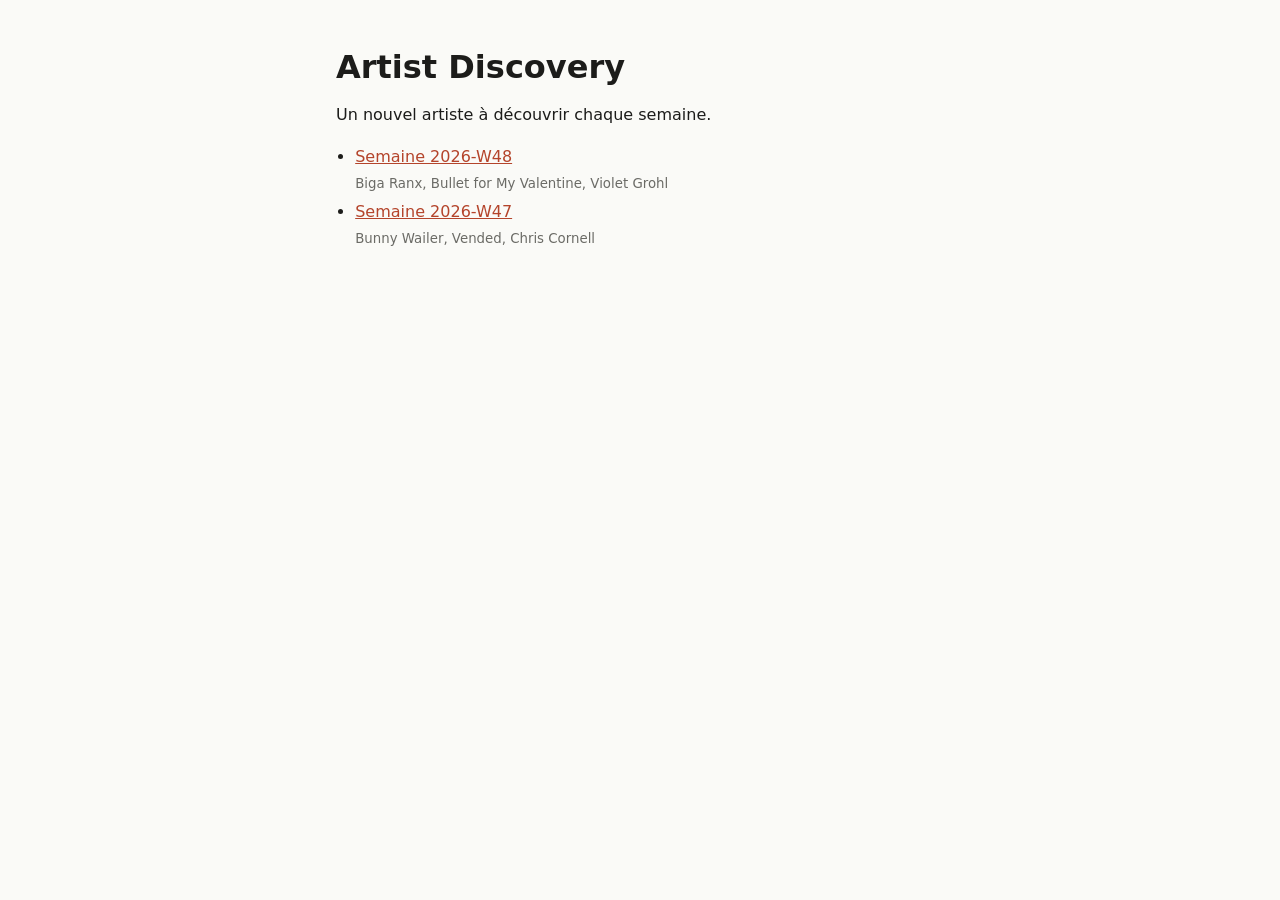
<file: docs/index.html>
<!DOCTYPE html>
<html lang="fr">
<head>
  <meta charset="utf-8">
  <meta name="viewport" content="width=device-width, initial-scale=1">
  <title>Artist Discovery</title>
    <link rel="stylesheet" href="style.css">
</head>
<body>
  <h1>Artist Discovery</h1>
  <p>Un nouvel artiste à découvrir chaque semaine.</p>

  
  <ul>
    
    <li>
      <a href="semaines/2026-W48.html">Semaine 2026-W48</a><br>
      <small>Biga Ranx, Bullet for My Valentine, Violet Grohl</small>
    </li>
    
    <li>
      <a href="semaines/2026-W47.html">Semaine 2026-W47</a><br>
      <small>Bunny Wailer, Vended, Chris Cornell</small>
    </li>
    
  </ul>
  
</body>
</html>
</file>
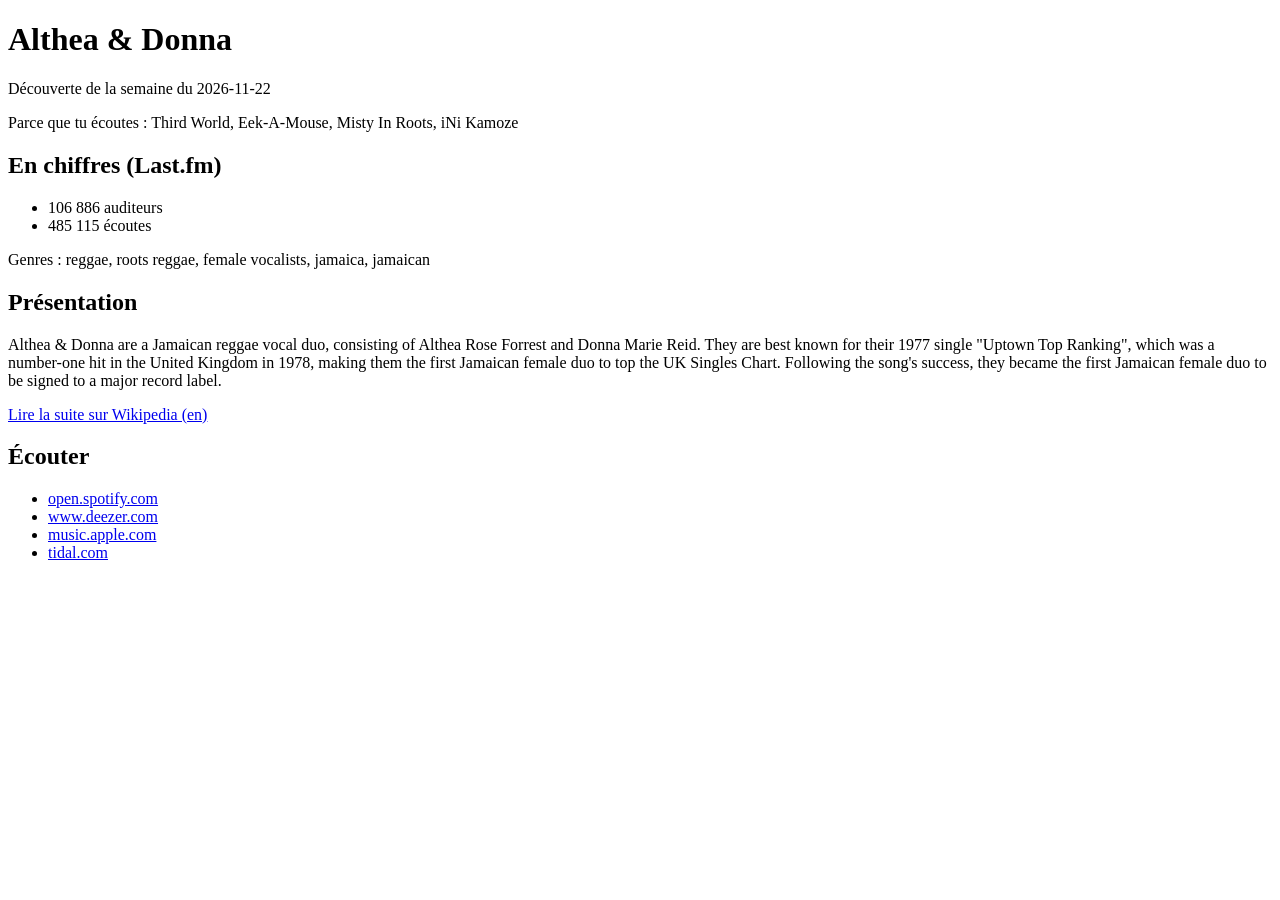
<file: docs/semaine/2026-W47.html>
<!DOCTYPE html>
<html lang="fr">
<head>
  <meta charset="utf-8">
  <meta name="viewport" content="width=device-width, initial-scale=1">
  <title>Althea &amp; Donna · Artist Discovery</title>
</head>
<body>
  <h1>Althea &amp; Donna</h1>
  <p>Découverte de la semaine du 2026-11-22</p>
  <p>Parce que tu écoutes : Third World, Eek-A-Mouse, Misty In Roots, iNi Kamoze</p>

  
  <h2>En chiffres (Last.fm)</h2>
  <ul>
    <li>106 886 auditeurs</li>
    <li>485 115 écoutes</li>
  </ul>
  <p>Genres : reggae, roots reggae, female vocalists, jamaica, jamaican</p>
  

  <h2>Présentation</h2>
  
  <p>Althea &amp; Donna are a Jamaican reggae vocal duo, consisting of Althea Rose Forrest and Donna Marie Reid. They are best known for their 1977 single &#34;Uptown Top Ranking&#34;, which was a number-one hit in the United Kingdom in 1978, making them the first Jamaican female duo to top the UK Singles Chart. Following the song&#39;s success, they became the first Jamaican female duo to be signed to a major record label.</p>
  <p><a href="https://en.wikipedia.org/wiki/Althea_%26_Donna">Lire la suite sur Wikipedia (en)</a></p>
  

  
  
  <h2>Écouter</h2>
  <ul>
    
    <li><a href="https://open.spotify.com/artist/5E8FbSTegbOlYAH4b2rZj2">open.spotify.com</a></li>
    
    <li><a href="https://www.deezer.com/artist/7084">www.deezer.com</a></li>
    
    <li><a href="https://music.apple.com/gb/artist/16412824">music.apple.com</a></li>
    
    <li><a href="https://tidal.com/artist/3585760">tidal.com</a></li>
    
  </ul>
  
</body>
</html>
</file>
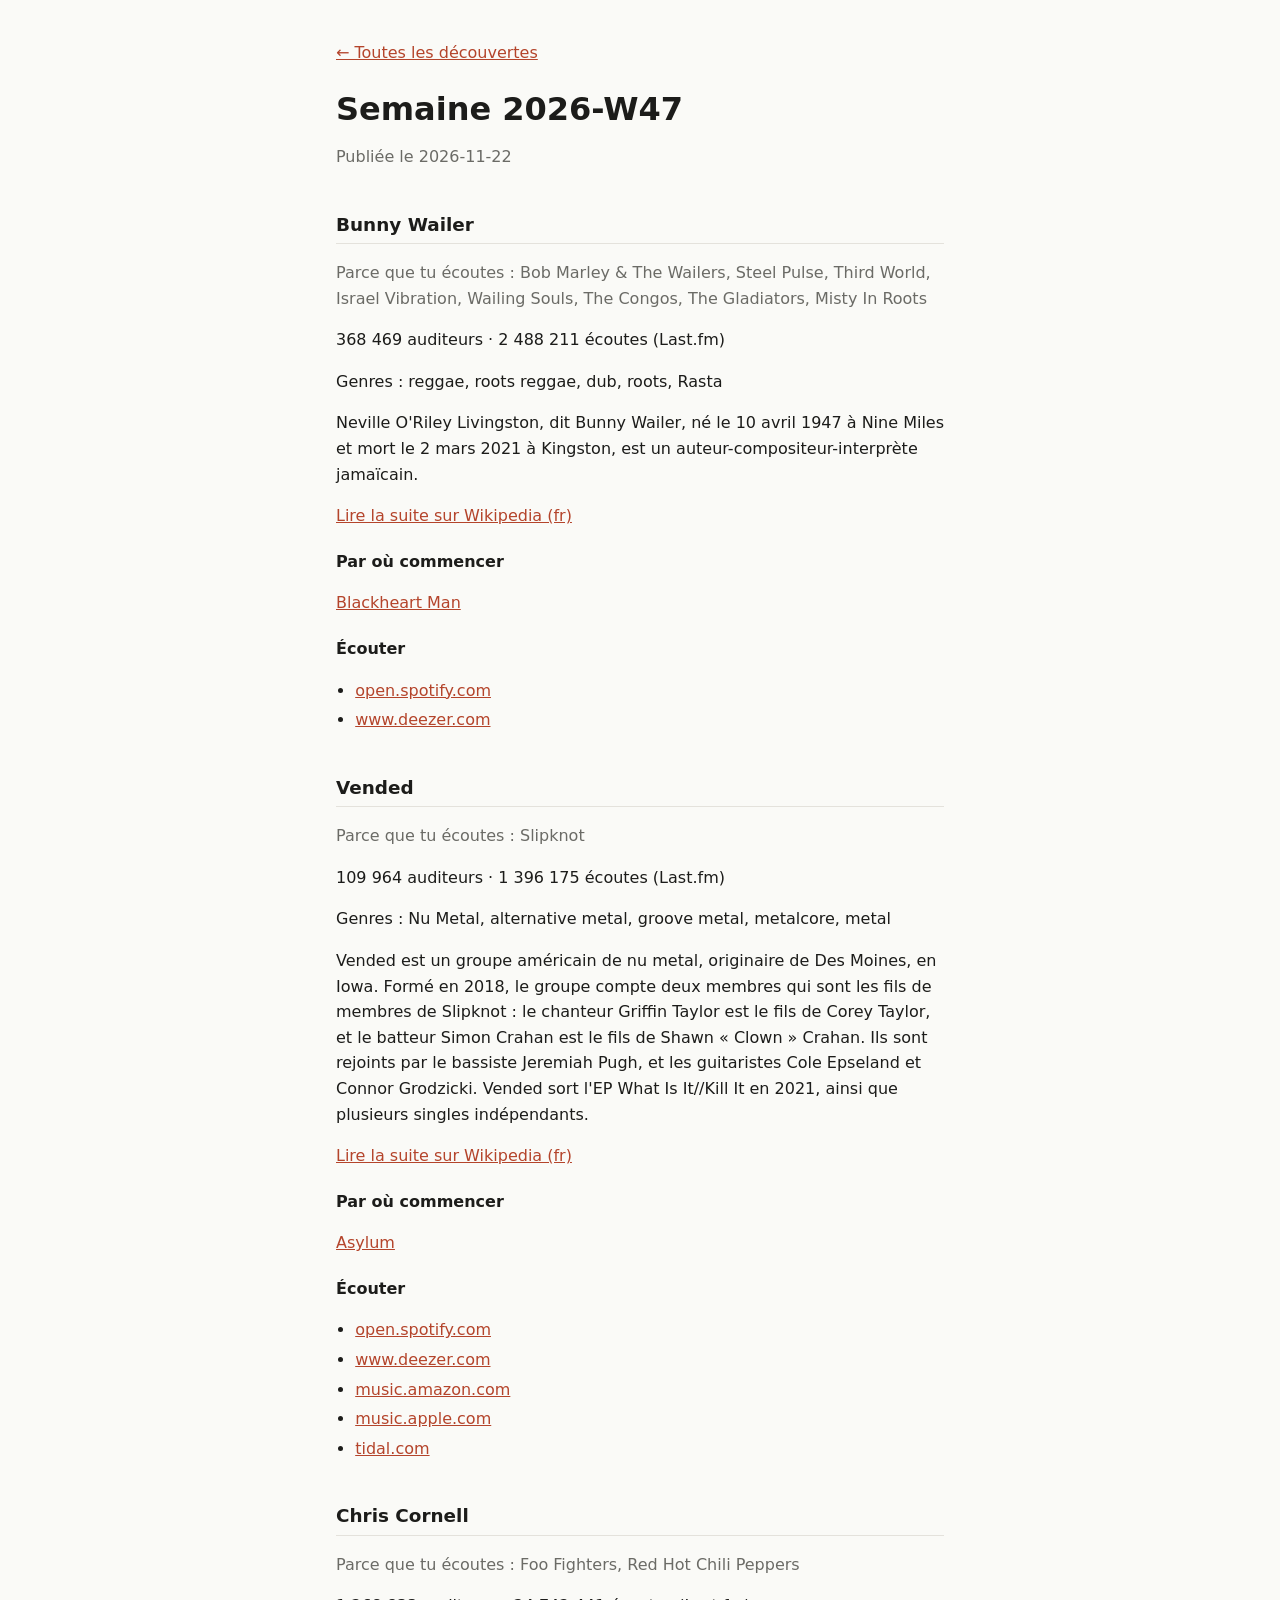
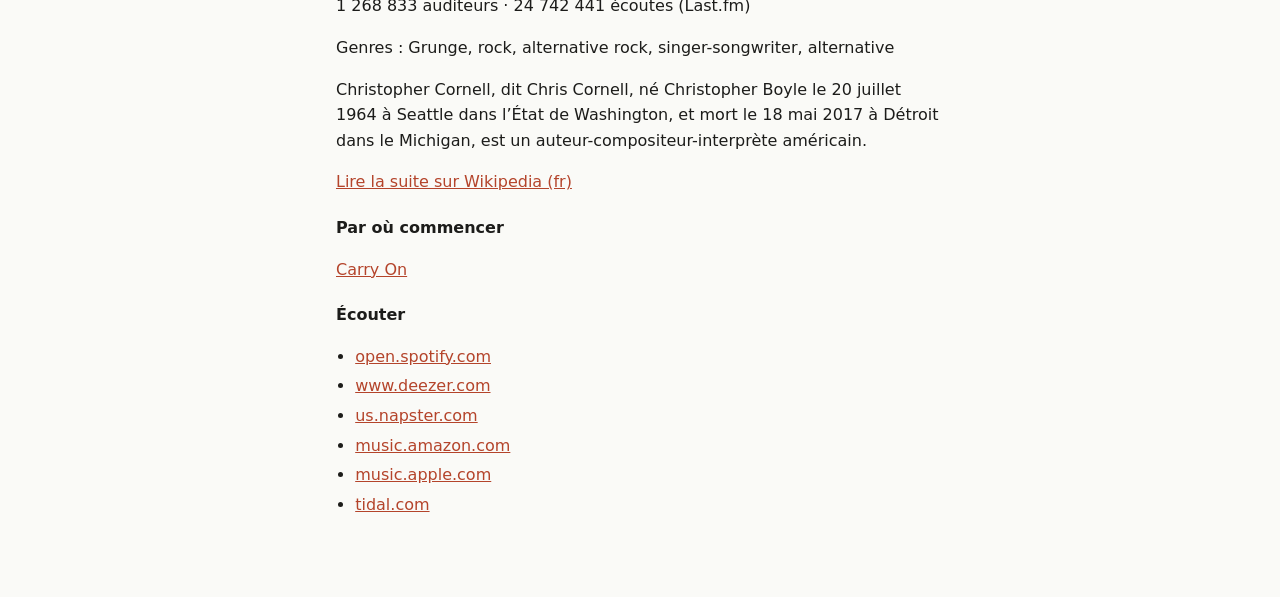
<file: docs/semaines/2026-W47.html>
<!DOCTYPE html>
<html lang="fr">
<head>
  <meta charset="utf-8">
  <meta name="viewport" content="width=device-width, initial-scale=1">
  <title>Semaine 2026-W47 · Artist Discovery</title>
  <link rel="stylesheet" href="../style.css">
</head>
<body>
  <p><a href="../index.html">← Toutes les découvertes</a></p>
  <h1>Semaine 2026-W47</h1>
  <p class="muted">Publiée le 2026-11-22</p>

  
  <!DOCTYPE html>
<html lang="fr">
<head>
  <meta charset="utf-8">
  <meta name="viewport" content="width=device-width, initial-scale=1">
  <title>Bunny Wailer · Artist Discovery</title>
  <link rel="stylesheet" href="../style.css">
</head>
<body>
<article>
  <h2>Bunny Wailer</h2>
  <p class="muted">Parce que tu écoutes : Bob Marley &amp; The Wailers, Steel Pulse, Third World, Israel Vibration, Wailing Souls, The Congos, The Gladiators, Misty In Roots</p>

  
  <p>368 469 auditeurs · 2 488 211 écoutes (Last.fm)</p>
  <p>Genres : reggae, roots reggae, dub, roots, Rasta</p>
  

  
  <p>Neville O&#39;Riley Livingston, dit Bunny Wailer, né le 10 avril 1947 à Nine Miles et mort le 2 mars 2021 à Kingston, est un auteur-compositeur-interprète jamaïcain.</p>
  <p><a href="https://fr.wikipedia.org/wiki/Bunny_Wailer">Lire la suite sur Wikipedia (fr)</a></p>
  

  
  <h3>Par où commencer</h3>
  <p><a href="https://www.last.fm/music/Bunny+Wailer/Blackheart+Man">Blackheart Man</a></p>
  

  
  
  <h3>Écouter</h3>
  <ul>
    
    <li><a href="https://open.spotify.com/artist/389zc5Rwe0MPcE6mSF4AjC">open.spotify.com</a></li>
    
    <li><a href="https://www.deezer.com/artist/10961">www.deezer.com</a></li>
    
  </ul>
  
</article>
</body>
</html>
  
  <!DOCTYPE html>
<html lang="fr">
<head>
  <meta charset="utf-8">
  <meta name="viewport" content="width=device-width, initial-scale=1">
  <title>Vended · Artist Discovery</title>
  <link rel="stylesheet" href="../style.css">
</head>
<body>
<article>
  <h2>Vended</h2>
  <p class="muted">Parce que tu écoutes : Slipknot</p>

  
  <p>109 964 auditeurs · 1 396 175 écoutes (Last.fm)</p>
  <p>Genres : Nu Metal, alternative metal, groove metal, metalcore, metal</p>
  

  
  <p>Vended est un groupe américain de nu metal, originaire de Des Moines, en Iowa. Formé en 2018, le groupe compte deux membres qui sont les fils de membres de Slipknot : le chanteur Griffin Taylor est le fils de Corey Taylor, et le batteur Simon Crahan est le fils de Shawn « Clown » Crahan. Ils sont rejoints par le bassiste Jeremiah Pugh, et les guitaristes Cole Epseland et Connor Grodzicki. Vended sort l&#39;EP What Is It//Kill It en 2021, ainsi que plusieurs singles indépendants.</p>
  <p><a href="https://fr.wikipedia.org/wiki/Vended">Lire la suite sur Wikipedia (fr)</a></p>
  

  
  <h3>Par où commencer</h3>
  <p><a href="https://www.last.fm/music/Vended/Asylum">Asylum</a></p>
  

  
  
  <h3>Écouter</h3>
  <ul>
    
    <li><a href="https://open.spotify.com/artist/17pZeX1Vy9hugVufmKFbCQ">open.spotify.com</a></li>
    
    <li><a href="https://www.deezer.com/artist/145732472">www.deezer.com</a></li>
    
    <li><a href="https://music.amazon.com/artists/B09GJ8K87M">music.amazon.com</a></li>
    
    <li><a href="https://music.apple.com/us/artist/1586205827">music.apple.com</a></li>
    
    <li><a href="https://tidal.com/artist/28458039">tidal.com</a></li>
    
  </ul>
  
</article>
</body>
</html>
  
  <!DOCTYPE html>
<html lang="fr">
<head>
  <meta charset="utf-8">
  <meta name="viewport" content="width=device-width, initial-scale=1">
  <title>Chris Cornell · Artist Discovery</title>
  <link rel="stylesheet" href="../style.css">
</head>
<body>
<article>
  <h2>Chris Cornell</h2>
  <p class="muted">Parce que tu écoutes : Foo Fighters, Red Hot Chili Peppers</p>

  
  <p>1 268 833 auditeurs · 24 742 441 écoutes (Last.fm)</p>
  <p>Genres : Grunge, rock, alternative rock, singer-songwriter, alternative</p>
  

  
  <p>Christopher Cornell, dit Chris Cornell, né Christopher Boyle le 20 juillet 1964 à Seattle dans l’État de Washington, et mort le 18 mai 2017 à Détroit dans le Michigan, est un auteur-compositeur-interprète américain.</p>
  <p><a href="https://fr.wikipedia.org/wiki/Chris_Cornell">Lire la suite sur Wikipedia (fr)</a></p>
  

  
  <h3>Par où commencer</h3>
  <p><a href="https://www.last.fm/music/Chris+Cornell/Carry+On">Carry On</a></p>
  

  
  
  <h3>Écouter</h3>
  <ul>
    
    <li><a href="https://open.spotify.com/artist/0XHiH53dHrvbwfjYM7en7I">open.spotify.com</a></li>
    
    <li><a href="https://www.deezer.com/artist/8547">www.deezer.com</a></li>
    
    <li><a href="https://us.napster.com/artist/chris-cornell">us.napster.com</a></li>
    
    <li><a href="https://music.amazon.com/artists/B000V63V54">music.amazon.com</a></li>
    
    <li><a href="https://music.apple.com/us/artist/106336">music.apple.com</a></li>
    
    <li><a href="https://tidal.com/artist/17478">tidal.com</a></li>
    
  </ul>
  
</article>
</body>
</html>
  
</body>
</html>
</file>
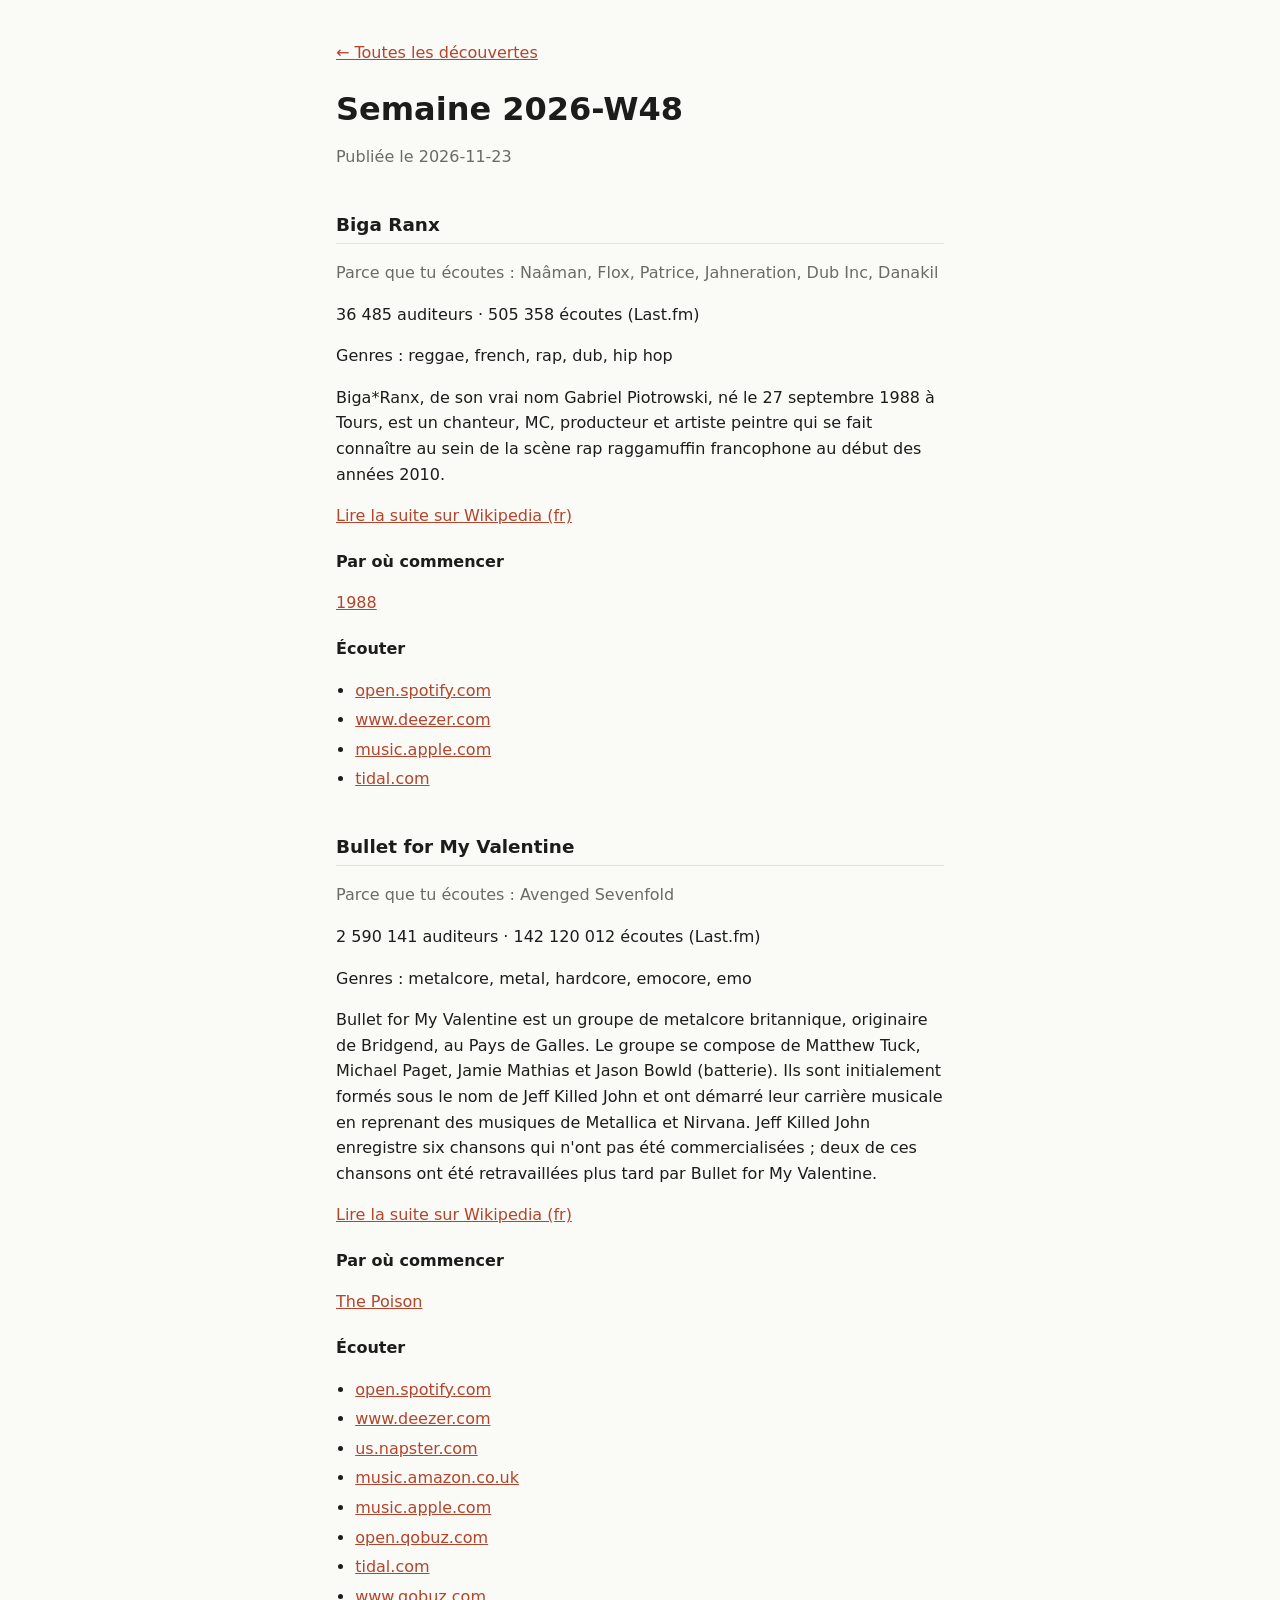
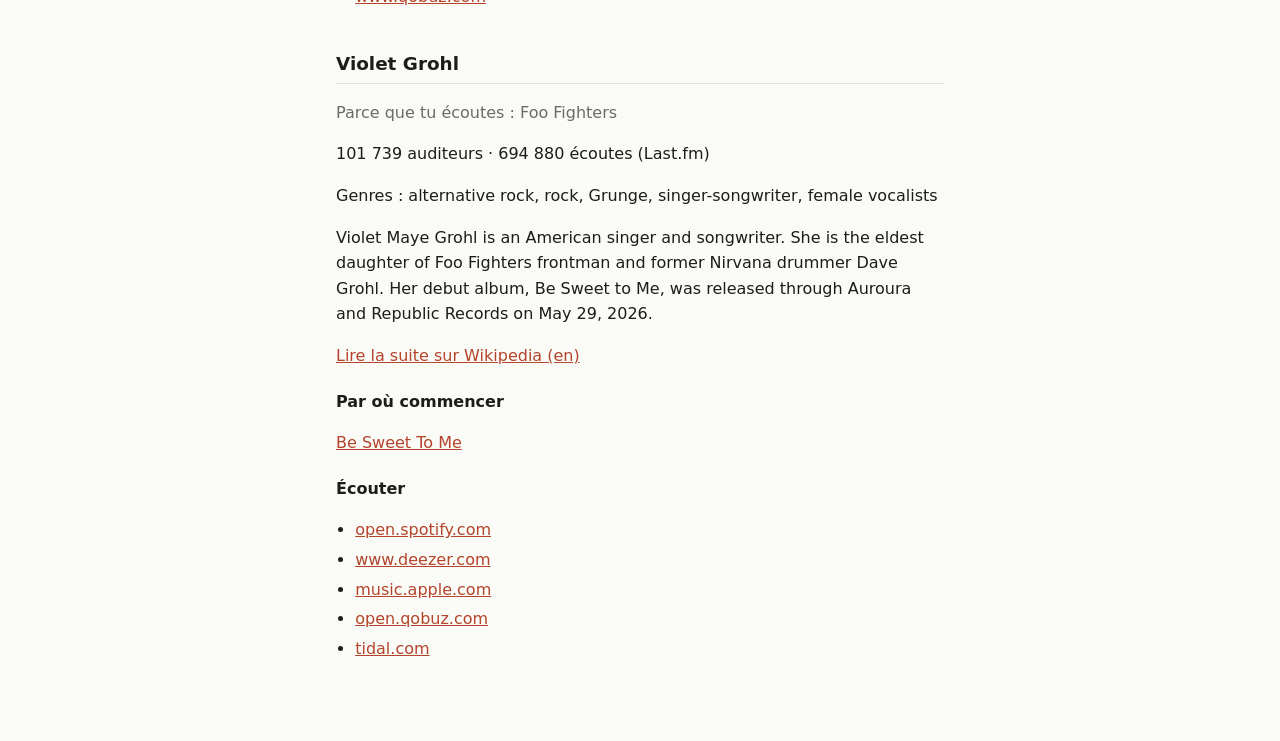
<file: docs/semaines/2026-W48.html>
<!DOCTYPE html>
<html lang="fr">
<head>
  <meta charset="utf-8">
  <meta name="viewport" content="width=device-width, initial-scale=1">
  <title>Semaine 2026-W48 · Artist Discovery</title>
  <link rel="stylesheet" href="../style.css">
</head>
<body>
  <p><a href="../index.html">← Toutes les découvertes</a></p>
  <h1>Semaine 2026-W48</h1>
  <p class="muted">Publiée le 2026-11-23</p>

  
  <!DOCTYPE html>
<html lang="fr">
<head>
  <meta charset="utf-8">
  <meta name="viewport" content="width=device-width, initial-scale=1">
  <title>Biga Ranx · Artist Discovery</title>
  <link rel="stylesheet" href="../style.css">
</head>
<body>
<article>
  <h2>Biga Ranx</h2>
  <p class="muted">Parce que tu écoutes : Naâman, Flox, Patrice, Jahneration, Dub Inc, Danakil</p>

  
  <p>36 485 auditeurs · 505 358 écoutes (Last.fm)</p>
  <p>Genres : reggae, french, rap, dub, hip hop</p>
  

  
  <p>Biga*Ranx, de son vrai nom Gabriel Piotrowski, né le 27 septembre 1988 à Tours, est un chanteur, MC, producteur et artiste peintre qui se fait connaître au sein de la scène rap raggamuffin francophone au début des années 2010.</p>
  <p><a href="https://fr.wikipedia.org/wiki/Biga*Ranx">Lire la suite sur Wikipedia (fr)</a></p>
  

  
  <h3>Par où commencer</h3>
  <p><a href="https://www.last.fm/music/Biga+Ranx/1988">1988</a></p>
  

  
  
  <h3>Écouter</h3>
  <ul>
    
    <li><a href="https://open.spotify.com/artist/5rgdw8NVhnxWL8Poo6HsiX">open.spotify.com</a></li>
    
    <li><a href="https://www.deezer.com/artist/1377312">www.deezer.com</a></li>
    
    <li><a href="https://music.apple.com/gb/artist/384465010">music.apple.com</a></li>
    
    <li><a href="https://tidal.com/artist/4509158">tidal.com</a></li>
    
  </ul>
  
</article>
</body>
</html>
  
  <!DOCTYPE html>
<html lang="fr">
<head>
  <meta charset="utf-8">
  <meta name="viewport" content="width=device-width, initial-scale=1">
  <title>Bullet for My Valentine · Artist Discovery</title>
  <link rel="stylesheet" href="../style.css">
</head>
<body>
<article>
  <h2>Bullet for My Valentine</h2>
  <p class="muted">Parce que tu écoutes : Avenged Sevenfold</p>

  
  <p>2 590 141 auditeurs · 142 120 012 écoutes (Last.fm)</p>
  <p>Genres : metalcore, metal, hardcore, emocore, emo</p>
  

  
  <p>Bullet for My Valentine est un groupe de metalcore britannique, originaire de Bridgend, au Pays de Galles. Le groupe se compose de Matthew Tuck, Michael Paget, Jamie Mathias et Jason Bowld (batterie). Ils sont initialement formés sous le nom de Jeff Killed John et ont démarré leur carrière musicale en reprenant des musiques de Metallica et Nirvana. Jeff Killed John enregistre six chansons qui n&#39;ont pas été commercialisées ; deux de ces chansons ont été retravaillées plus tard par Bullet for My Valentine.</p>
  <p><a href="https://fr.wikipedia.org/wiki/Bullet_for_My_Valentine">Lire la suite sur Wikipedia (fr)</a></p>
  

  
  <h3>Par où commencer</h3>
  <p><a href="https://www.last.fm/music/Bullet+for+My+Valentine/The+Poison">The Poison</a></p>
  

  
  
  <h3>Écouter</h3>
  <ul>
    
    <li><a href="https://open.spotify.com/artist/7iWiAD5LLKyiox2grgfmUT">open.spotify.com</a></li>
    
    <li><a href="https://www.deezer.com/artist/327">www.deezer.com</a></li>
    
    <li><a href="https://us.napster.com/artist/bullet-for-my-valentine">us.napster.com</a></li>
    
    <li><a href="https://music.amazon.co.uk/artists/B000XSM4QC">music.amazon.co.uk</a></li>
    
    <li><a href="https://music.apple.com/gb/artist/50077521">music.apple.com</a></li>
    
    <li><a href="https://open.qobuz.com/artist/236224">open.qobuz.com</a></li>
    
    <li><a href="https://tidal.com/artist/28787">tidal.com</a></li>
    
    <li><a href="https://www.qobuz.com/gb-en/interpreter/bullet-for-my-valentine/download-streaming-albums">www.qobuz.com</a></li>
    
  </ul>
  
</article>
</body>
</html>
  
  <!DOCTYPE html>
<html lang="fr">
<head>
  <meta charset="utf-8">
  <meta name="viewport" content="width=device-width, initial-scale=1">
  <title>Violet Grohl · Artist Discovery</title>
  <link rel="stylesheet" href="../style.css">
</head>
<body>
<article>
  <h2>Violet Grohl</h2>
  <p class="muted">Parce que tu écoutes : Foo Fighters</p>

  
  <p>101 739 auditeurs · 694 880 écoutes (Last.fm)</p>
  <p>Genres : alternative rock, rock, Grunge, singer-songwriter, female vocalists</p>
  

  
  <p>Violet Maye Grohl is an American singer and songwriter. She is the eldest daughter of Foo Fighters frontman and former Nirvana drummer Dave Grohl. Her debut album, Be Sweet to Me, was released through Auroura and Republic Records on May 29, 2026.</p>
  <p><a href="https://en.wikipedia.org/wiki/Violet_Grohl">Lire la suite sur Wikipedia (en)</a></p>
  

  
  <h3>Par où commencer</h3>
  <p><a href="https://www.last.fm/music/Violet+Grohl/Be+Sweet+To+Me">Be Sweet To Me</a></p>
  

  
  
  <h3>Écouter</h3>
  <ul>
    
    <li><a href="https://open.spotify.com/artist/3PbVZAe3y6cQKBDdG2YASB">open.spotify.com</a></li>
    
    <li><a href="https://www.deezer.com/artist/112250282">www.deezer.com</a></li>
    
    <li><a href="https://music.apple.com/us/artist/1538671509">music.apple.com</a></li>
    
    <li><a href="https://open.qobuz.com/artist/12349267">open.qobuz.com</a></li>
    
    <li><a href="https://tidal.com/artist/22026398">tidal.com</a></li>
    
  </ul>
  
</article>
</body>
</html>
  
</body>
</html>
</file>
<file: docs/style.css>
:root {
  --bg: #fafaf7;
  --text: #1c1c1a;
  --muted: #6b6b66;
  --accent: #b4442b;
  --border: #e4e2dc;
}

@media (prefers-color-scheme: dark) {
  :root {
    --bg: #16161a;
    --text: #ececea;
    --muted: #9a9a94;
    --accent: #ff8a6b;
    --border: #2c2c34;
  }
}

* {
  box-sizing: border-box;
}

body {
  margin: 0 auto;
  padding: 1.5rem 1rem 4rem;
  max-width: 40rem;
  background: var(--bg);
  color: var(--text);
  font-family: system-ui, -apple-system, "Segoe UI", sans-serif;
  line-height: 1.6;
}

h1 {
  font-size: 2rem;
  line-height: 1.2;
  margin: 1.5rem 0 0.25rem;
}

h2 {
  font-size: 1.15rem;
  margin: 2rem 0 0.5rem;
  padding-bottom: 0.25rem;
  border-bottom: 1px solid var(--border);
}

a {
  color: var(--accent);
}

small,
.muted {
  color: var(--muted);
}

ul {
  padding-left: 1.2rem;
}

li {
  margin: 0.25rem 0;
}

article {
  margin-top: 2.5rem;
}

h3 {
  font-size: 1rem;
  margin: 1.25rem 0 0.25rem;
}
</file>
